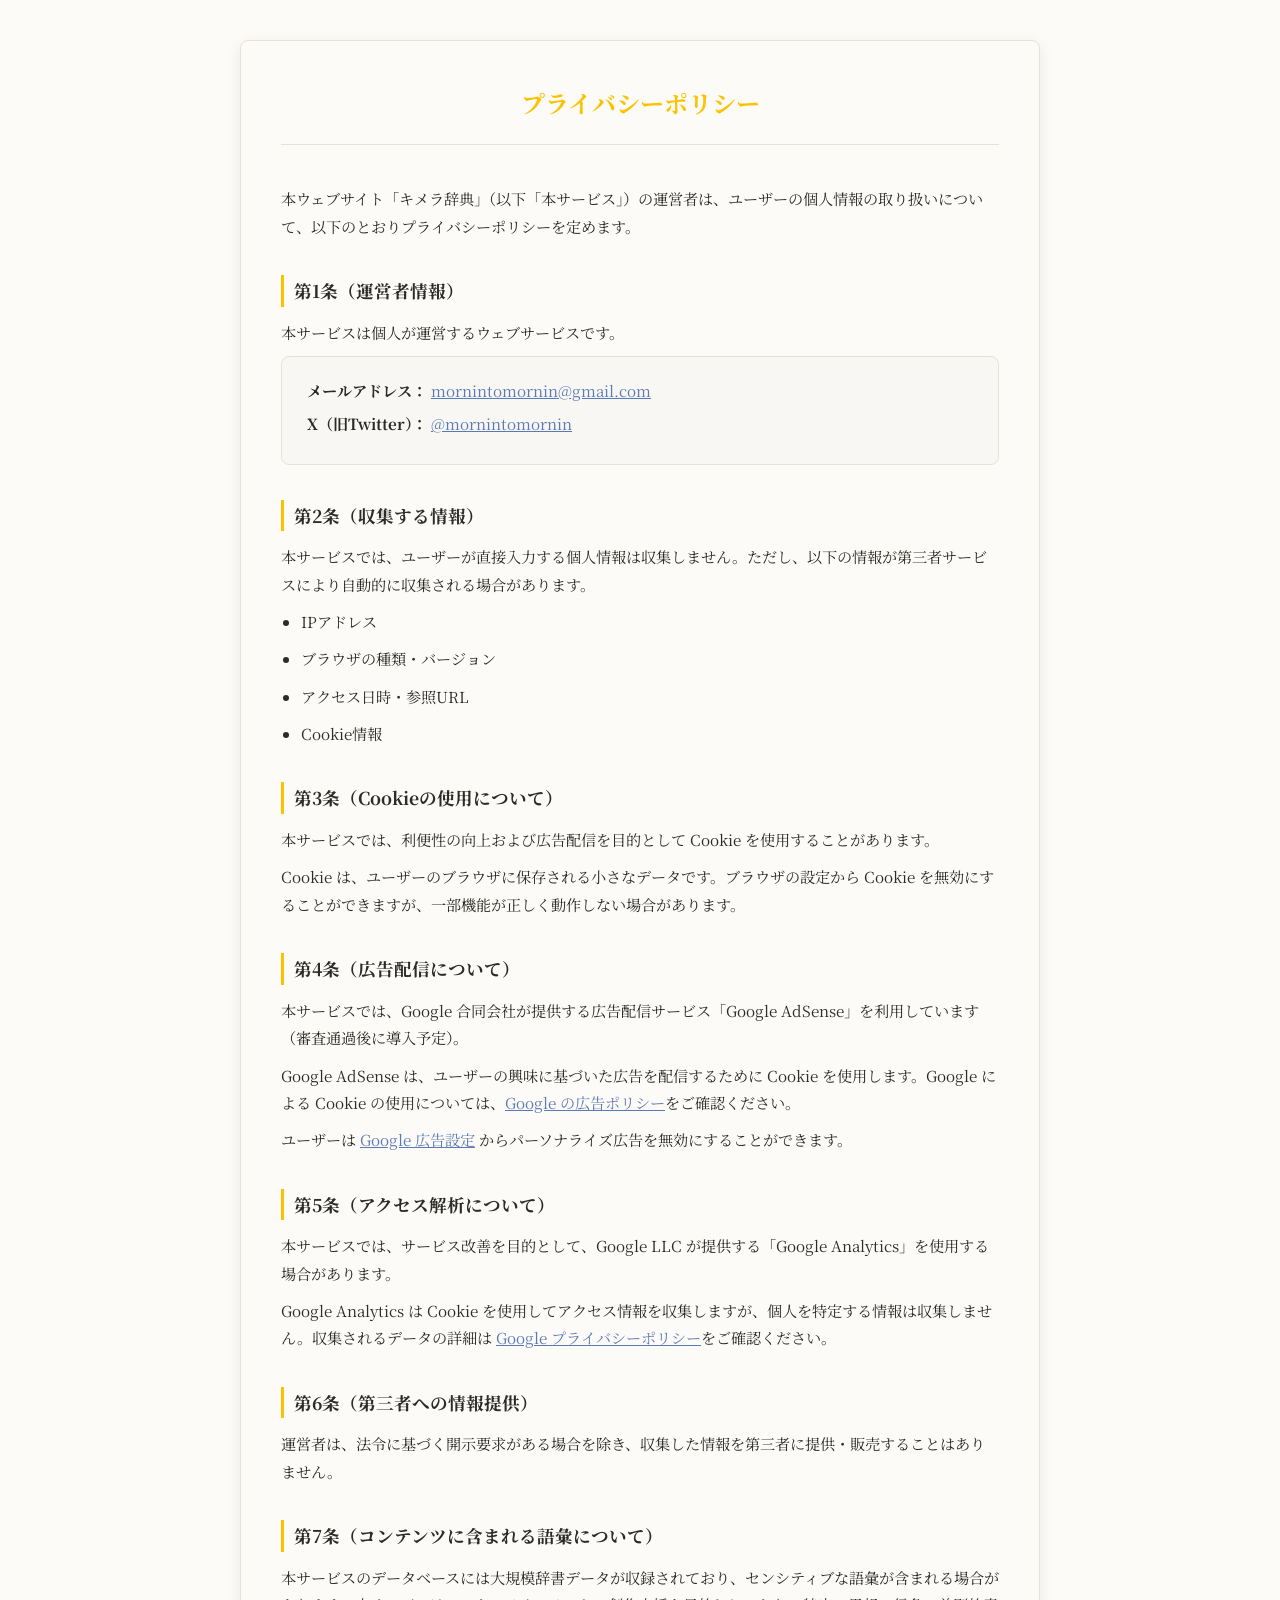
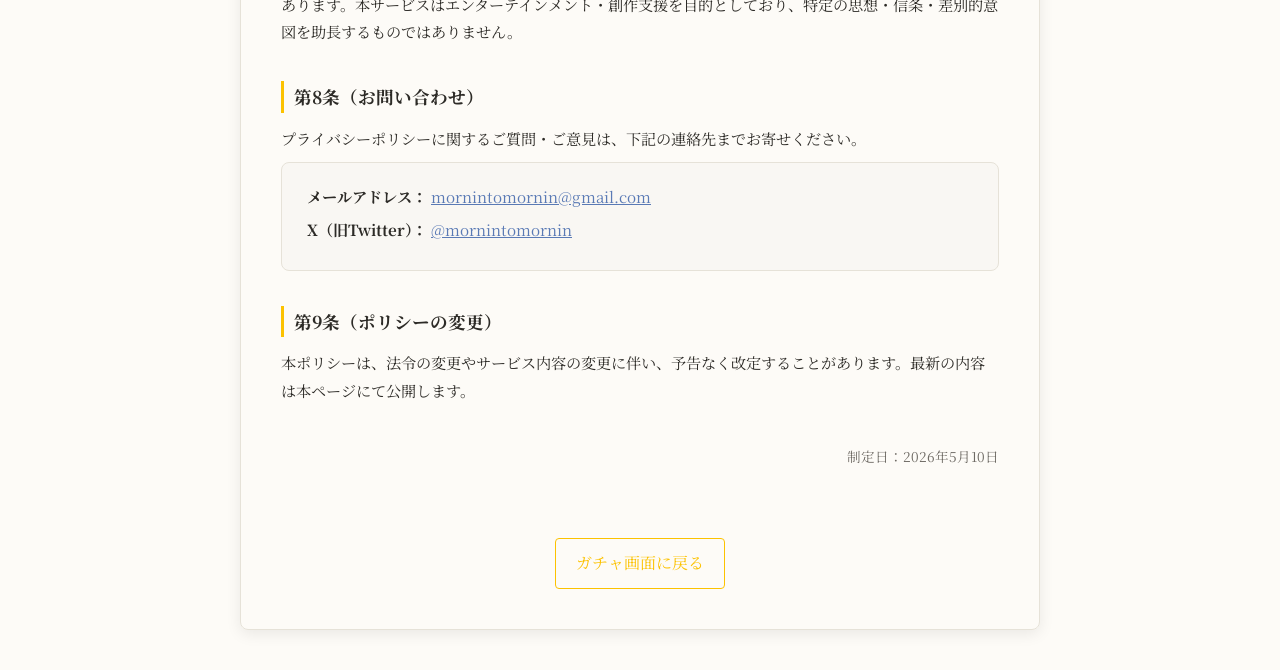
<file: privacy.html>
<!DOCTYPE html>
<html lang="ja">
<head>
    <meta charset="UTF-8">
    <meta name="viewport" content="width=device-width, initial-scale=1.0">
    <title>プライバシーポリシー - キメラ辞典</title>
    <link rel="stylesheet" href="style.css">
    <link href="https://fonts.googleapis.com/css2?family=Noto+Serif+JP:wght@400;700&display=swap" rel="stylesheet">
    <style>
        body {
            background-color: var(--bg-color);
            color: var(--text-primary);
            font-family: 'Noto Serif JP', serif;
            line-height: 1.8;
            padding: 40px 20px;
        }
        .terms-container {
            max-width: 800px;
            margin: 0 auto;
            background-color: var(--card-bg);
            padding: 40px;
            border-radius: 8px;
            box-shadow: 0 4px 15px rgba(0,0,0,0.08);
            border: 1px solid var(--border-color);
        }
        h1 {
            text-align: center;
            color: var(--gold-accent);
            border-bottom: 1px solid var(--border-color);
            padding-bottom: 20px;
            margin-bottom: 40px;
            font-size: 1.5rem;
        }
        h2 {
            font-size: 1.1rem;
            color: #2d2b27;
            margin-top: 35px;
            margin-bottom: 12px;
            padding-left: 10px;
            border-left: 3px solid var(--gold-accent);
        }
        p, li {
            font-size: 0.95rem;
            margin-bottom: 10px;
            color: #2d2b27;
        }
        ul {
            padding-left: 20px;
            margin-bottom: 20px;
        }
        a {
            color: #5a7ab5;
            text-decoration: underline;
        }
        .contact-box {
            background: #f9f7f3;
            border: 1px solid var(--border-color);
            border-radius: 8px;
            padding: 20px 25px;
            margin-top: 10px;
        }
        .contact-box p {
            margin-bottom: 6px;
        }
        .effective-date {
            text-align: right;
            font-size: 0.85rem;
            color: #6e6a64;
            margin-top: 40px;
        }
        .back-link {
            display: inline-block;
            margin-top: 30px;
            color: var(--gold-accent);
            text-decoration: none;
            border: 1px solid var(--gold-accent);
            padding: 10px 20px;
            border-radius: 4px;
            transition: 0.2s;
        }
        .back-link:hover {
            background-color: var(--gold-accent);
            color: var(--bg-color);
        }
    </style>
</head>
<body>

<div class="terms-container">
    <h1>プライバシーポリシー</h1>

    <p>本ウェブサイト「キメラ辞典」（以下「本サービス」）の運営者は、ユーザーの個人情報の取り扱いについて、以下のとおりプライバシーポリシーを定めます。</p>

    <h2>第1条（運営者情報）</h2>
    <p>本サービスは個人が運営するウェブサービスです。</p>
    <div class="contact-box">
        <p><strong>メールアドレス：</strong> <a href="mailto:mornintomornin@gmail.com">mornintomornin@gmail.com</a></p>
        <p><strong>X（旧Twitter）：</strong> <a href="https://x.com/mornintomornin" target="_blank" rel="noopener">@mornintomornin</a></p>
    </div>

    <h2>第2条（収集する情報）</h2>
    <p>本サービスでは、ユーザーが直接入力する個人情報は収集しません。ただし、以下の情報が第三者サービスにより自動的に収集される場合があります。</p>
    <ul>
        <li>IPアドレス</li>
        <li>ブラウザの種類・バージョン</li>
        <li>アクセス日時・参照URL</li>
        <li>Cookie情報</li>
    </ul>

    <h2>第3条（Cookieの使用について）</h2>
    <p>本サービスでは、利便性の向上および広告配信を目的として Cookie を使用することがあります。</p>
    <p>Cookie は、ユーザーのブラウザに保存される小さなデータです。ブラウザの設定から Cookie を無効にすることができますが、一部機能が正しく動作しない場合があります。</p>

    <h2>第4条（広告配信について）</h2>
    <p>本サービスでは、Google 合同会社が提供する広告配信サービス「Google AdSense」を利用しています（審査通過後に導入予定）。</p>
    <p>Google AdSense は、ユーザーの興味に基づいた広告を配信するために Cookie を使用します。Google による Cookie の使用については、<a href="https://policies.google.com/technologies/ads" target="_blank" rel="noopener">Google の広告ポリシー</a>をご確認ください。</p>
    <p>ユーザーは <a href="https://adssettings.google.com/" target="_blank" rel="noopener">Google 広告設定</a> からパーソナライズ広告を無効にすることができます。</p>

    <h2>第5条（アクセス解析について）</h2>
    <p>本サービスでは、サービス改善を目的として、Google LLC が提供する「Google Analytics」を使用する場合があります。</p>
    <p>Google Analytics は Cookie を使用してアクセス情報を収集しますが、個人を特定する情報は収集しません。収集されるデータの詳細は <a href="https://policies.google.com/privacy" target="_blank" rel="noopener">Google プライバシーポリシー</a>をご確認ください。</p>

    <h2>第6条（第三者への情報提供）</h2>
    <p>運営者は、法令に基づく開示要求がある場合を除き、収集した情報を第三者に提供・販売することはありません。</p>

    <h2>第7条（コンテンツに含まれる語彙について）</h2>
    <p>本サービスのデータベースには大規模辞書データが収録されており、センシティブな語彙が含まれる場合があります。本サービスはエンターテインメント・創作支援を目的としており、特定の思想・信条・差別的意図を助長するものではありません。</p>

    <h2>第8条（お問い合わせ）</h2>
    <p>プライバシーポリシーに関するご質問・ご意見は、下記の連絡先までお寄せください。</p>
    <div class="contact-box">
        <p><strong>メールアドレス：</strong> <a href="mailto:mornintomornin@gmail.com">mornintomornin@gmail.com</a></p>
        <p><strong>X（旧Twitter）：</strong> <a href="https://x.com/mornintomornin" target="_blank" rel="noopener">@mornintomornin</a></p>
    </div>

    <h2>第9条（ポリシーの変更）</h2>
    <p>本ポリシーは、法令の変更やサービス内容の変更に伴い、予告なく改定することがあります。最新の内容は本ページにて公開します。</p>

    <p class="effective-date">制定日：2026年5月10日</p>

    <div style="text-align: center; margin-top: 40px;">
        <a href="index.html" class="back-link">ガチャ画面に戻る</a>
    </div>
</div>

</body>
</html>
</file>
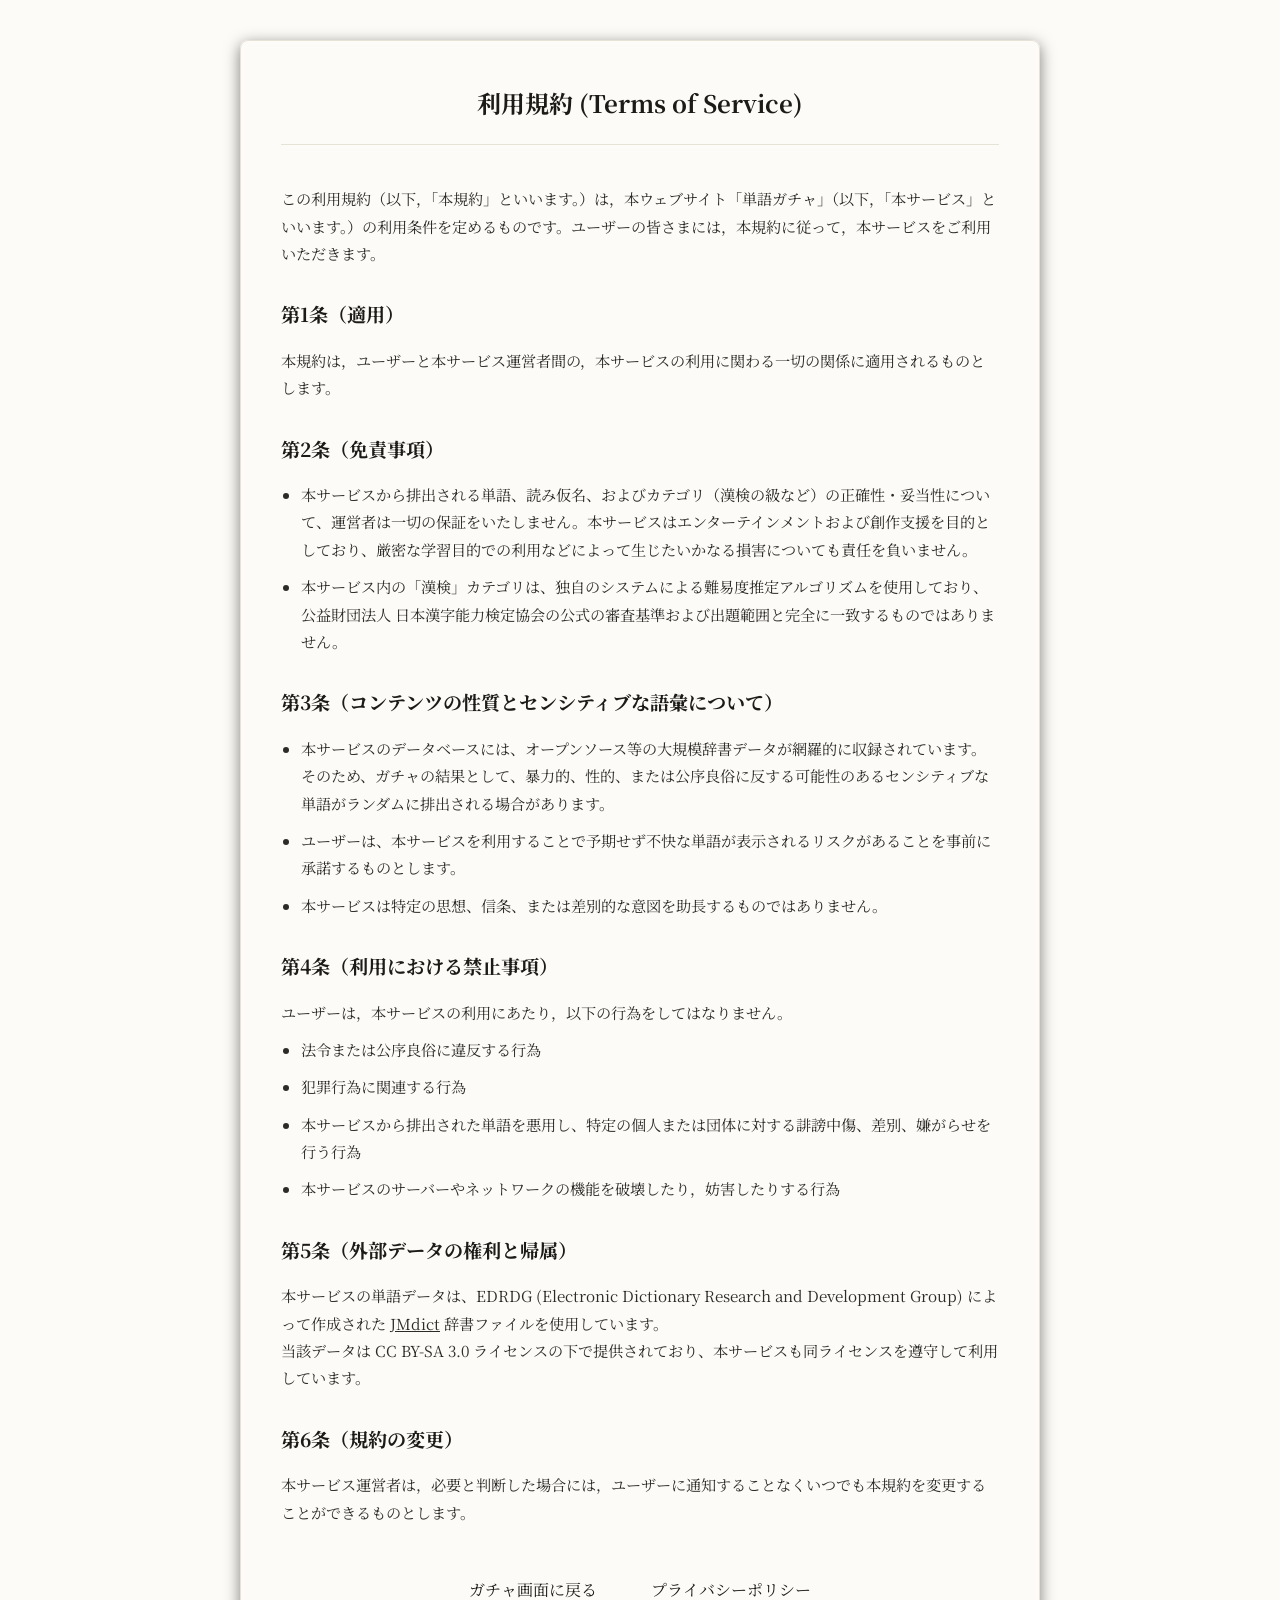
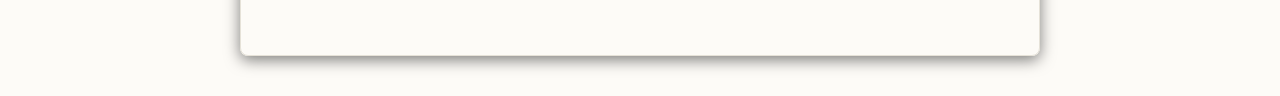
<file: terms.html>
<!DOCTYPE html>
<html lang="ja">
<head>
    <meta charset="UTF-8">
    <meta name="viewport" content="width=device-width, initial-scale=1.0">
    <title>単語ガチャ - 利用規約</title>
    <link rel="stylesheet" href="style.css">
    <link href="https://fonts.googleapis.com/css2?family=Noto+Serif+JP:wght@400;700&display=swap" rel="stylesheet">
    <style>
        body {
            background-color: var(--bg-color);
            color: var(--text-primary);
            font-family: 'Noto Serif JP', serif;
            line-height: 1.8;
            padding: 40px 20px;
        }
        .terms-container {
            max-width: 800px;
            margin: 0 auto;
            background-color: var(--card-bg);
            padding: 40px;
            border-radius: 8px;
            box-shadow: 0 4px 15px rgba(0,0,0,0.5);
            border: 1px solid var(--border-color);
        }
        h1 {
            text-align: center;
            color: var(--accent-color);
            border-bottom: 1px solid var(--border-color);
            padding-bottom: 20px;
            margin-bottom: 40px;
            font-size: 1.5rem;
        }
        h2 {
            font-size: 1.2rem;
            color: var(--accent-color);
            margin-top: 30px;
            margin-bottom: 15px;
        }
        p, li {
            font-size: 0.95rem;
            margin-bottom: 10px;
            color: #2d2b27;
        }
        ul {
            padding-left: 20px;
            margin-bottom: 20px;
        }
        .back-link {
            display: inline-block;
            margin-top: 30px;
            color: var(--accent-color);
            text-decoration: none;
            border: 1px solid var(--accent-color);
            padding: 10px 20px;
            border-radius: 4px;
            transition: 0.2s;
        }
        .back-link:hover {
            background-color: var(--accent-color);
            color: var(--bg-color);
        }
    </style>
</head>
<body>

<div class="terms-container">
    <h1>利用規約 (Terms of Service)</h1>

    <p>この利用規約（以下，「本規約」といいます。）は，本ウェブサイト「単語ガチャ」（以下，「本サービス」といいます。）の利用条件を定めるものです。ユーザーの皆さまには，本規約に従って，本サービスをご利用いただきます。</p>

    <h2>第1条（適用）</h2>
    <p>本規約は，ユーザーと本サービス運営者間の，本サービスの利用に関わる一切の関係に適用されるものとします。</p>

    <h2>第2条（免責事項）</h2>
    <ul>
        <li>本サービスから排出される単語、読み仮名、およびカテゴリ（漢検の級など）の正確性・妥当性について、運営者は一切の保証をいたしません。本サービスはエンターテインメントおよび創作支援を目的としており、厳密な学習目的での利用などによって生じたいかなる損害についても責任を負いません。</li>
        <li>本サービス内の「漢検」カテゴリは、独自のシステムによる難易度推定アルゴリズムを使用しており、公益財団法人 日本漢字能力検定協会の公式の審査基準および出題範囲と完全に一致するものではありません。</li>
    </ul>

    <h2>第3条（コンテンツの性質とセンシティブな語彙について）</h2>
    <ul>
        <li>本サービスのデータベースには、オープンソース等の大規模辞書データが網羅的に収録されています。そのため、ガチャの結果として、暴力的、性的、または公序良俗に反する可能性のあるセンシティブな単語がランダムに排出される場合があります。</li>
        <li>ユーザーは、本サービスを利用することで予期せず不快な単語が表示されるリスクがあることを事前に承諾するものとします。</li>
        <li>本サービスは特定の思想、信条、または差別的な意図を助長するものではありません。</li>
    </ul>

    <h2>第4条（利用における禁止事項）</h2>
    <p>ユーザーは，本サービスの利用にあたり，以下の行為をしてはなりません。</p>
    <ul>
        <li>法令または公序良俗に違反する行為</li>
        <li>犯罪行為に関連する行為</li>
        <li>本サービスから排出された単語を悪用し、特定の個人または団体に対する誹謗中傷、差別、嫌がらせを行う行為</li>
        <li>本サービスのサーバーやネットワークの機能を破壊したり，妨害したりする行為</li>
    </ul>

    <h2>第5条（外部データの権利と帰属）</h2>
    <p>本サービスの単語データは、EDRDG (Electronic Dictionary Research and Development Group) によって作成された <a href="http://www.edrdg.org/jmdict/j_jmdict.html" target="_blank" style="color:var(--accent-color);">JMdict</a> 辞書ファイルを使用しています。<br>当該データは CC BY-SA 3.0 ライセンスの下で提供されており、本サービスも同ライセンスを遵守して利用しています。</p>

    <h2>第6条（規約の変更）</h2>
    <p>本サービス運営者は，必要と判断した場合には，ユーザーに通知することなくいつでも本規約を変更することができるものとします。</p>

    <div style="text-align: center;">
        <a href="index.html" class="back-link">ガチャ画面に戻る</a>
        <a href="privacy.html" class="back-link" style="margin-left: 10px;">プライバシーポリシー</a>
    </div>
</div>

</body>
</html>
</file>
<file: style.css>
:root {
    /* カラーパレット：辞書の紙色（オフホワイト）＆イエロー */
    --bg-color: #fdfbf7;        /* 辞書の紙のような目に優しいアイボリー */
    --paper-color: transparent; /* 背景なし */
    --text-primary: #1c1b18;    /* 活版印刷のインクに似せた少し温かみのある黒 */
    --text-secondary: #6e6a64;  /* 紙色に馴染むグレー */
    --gold-accent: #fcc200;     /* ワンポイントのイエロー */
    --gold-dim: rgba(252, 194, 0, 0.15); 
    --border-color: #e6e2d8;    /* 紙の影に合わせた枠線色 */
    
    /* フォント設定 */
    --font-serif: 'Noto Serif JP', 'Sawarabi Mincho', serif;
}

/* 魔法の魔導書テーマ用オーバーライド（キャラ生成モード時に付与） */
body.theme-dark-magic {
    --bg-color: #16120d;         /* 深い闇 */
    --paper-color: #201a14;      /* 暗い洋皮紙 */
    --text-primary: #f0e6d2;     /* 淡い金色の文字 */
    --text-secondary: #998c7a;   /* 暗い文字 */
    --border-color: #3b3024;     /* 金色の縁取り風 */
    --gold-accent: #fcc200;
}

* {
    box-sizing: border-box;
    margin: 0;
    padding: 0;
}

body {
    background-color: var(--bg-color);
    color: var(--text-primary);
    font-family: var(--font-serif);
    line-height: 1.6;
    /* シャープで無機質な完全な黒背景 */
    background-image: none;
    min-height: 100vh;
    padding-bottom: 40px;
}

.app-container {
    max-width: 600px;
    margin: 0 auto;
    padding: 20px;
}

/* ヘッダー */
header {
    display: flex;
    justify-content: space-between;
    align-items: center;
    border-bottom: 1px solid var(--border-color);
    padding-bottom: 15px;
    margin-bottom: 25px;
}

.title {
    font-size: 1.8rem;
    font-weight: 700;
    color: var(--gold-accent);
    letter-spacing: 2px;
}

.settings {
    display: flex;
    align-items: center;
    gap: 10px;
    font-size: 0.9rem;
    color: var(--text-secondary);
}

/* ビュー切替トグル */
.view-tabs {
    display: flex;
    background: var(--paper-color);
    border: 1px solid var(--border-color);
    border-radius: 20px;
    overflow: hidden;
}
.view-tab {
    background: transparent;
    border: none;
    color: var(--text-secondary);
    padding: 6px 12px;
    font-size: 0.85rem;
    font-family: inherit;
    cursor: pointer;
    transition: all 0.2s;
}
.view-tab.active {
    background: var(--text-primary);
    color: #ffffff;
}
body.theme-dark-magic .view-tab.active {
    background: var(--gold-accent);
    color: #16120d; /* 闇黒に対する強調テキスト */
}

/* トグルスイッチ */
.toggle-switch {
    position: relative;
    display: inline-block;
    width: 40px;
    height: 20px;
}
.toggle-switch input {
    opacity: 0;
    width: 0;
    height: 0;
}
.slider {
    position: absolute;
    cursor: pointer;
    top: 0; left: 0; right: 0; bottom: 0;
    background-color: #e0e0e0;
    transition: .4s;
    border-radius: 20px;
}
.slider:before {
    position: absolute;
    content: "";
    height: 14px;
    width: 14px;
    left: 3px;
    bottom: 3px;
    background-color: #ffffff;
    transition: .4s;
    border-radius: 50%;
    box-shadow: 0 1px 3px rgba(0,0,0,0.3);
}
input:checked + .slider {
    background-color: var(--gold-accent);
}
input:checked + .slider:before {
    transform: translateX(20px);
    background-color: #111111;
}

/* カテゴリタブ */
.category-section {
    margin-bottom: 20px;
}

.tabs {
    display: flex;
    gap: 8px;
    overflow-x: auto;
    padding-bottom: 5px;
    scrollbar-width: none; /* Firefox用 */
}
.tabs::-webkit-scrollbar {
    display: none; /* Chrome/Safari用 */
}

.tab {
    background: transparent;
    border: 1px solid var(--border-color);
    color: var(--text-secondary);
    padding: 8px 16px;
    border-radius: 20px;
    font-family: inherit;
    font-size: 0.9rem;
    cursor: pointer;
    white-space: nowrap;
    flex-shrink: 0; /* タブが見切れないようにする */
    transition: all 0.3s ease;
}

.tab.active {
    background: var(--gold-dim);
    color: var(--gold-accent);
    border-color: var(--gold-accent);
}

.sub-tabs {
    display: flex;
    gap: 8px;
    margin-top: 10px;
    padding-left: 10px;
    border-left: 2px solid var(--gold-dim);
}
.sub-tabs.hidden {
    display: none;
}
.sub-tab {
    background: transparent;
    border: none;
    color: var(--text-secondary);
    font-family: inherit;
    font-size: 0.8rem;
    cursor: pointer;
    padding: 4px 8px;
    border-radius: 12px;
}
.sub-tab.active {
    background: var(--text-primary);
    color: #ffffff;
}

/* 結果エリア */
.result-section {
    min-height: 200px;
    margin-bottom: 30px;
}

.result-container {
    display: flex;
    flex-direction: column;
    gap: 15px;
}

.empty-state {
    text-align: center;
    color: var(--text-secondary);
    font-style: italic;
    padding: 60px 0;
    opacity: 0.5;
}

/* 単語カード（空間に浮かぶ文字としての表現） */
.word-card {
    background-color: var(--paper-color);
    border: none;
    border-top: 1px solid var(--border-color);
    border-bottom: 1px solid var(--border-color);
    padding: 30px 20px;
    text-align: center;
    position: relative;
    
    /* シャープな出現アニメーション */
    animation: divineRevelation 0.8s cubic-bezier(0.2, 0.8, 0.2, 1) forwards;
    opacity: 0;
    filter: blur(10px);
}

@keyframes divineRevelation {
    0% {
        opacity: 0;
        filter: blur(10px);
        transform: scale(1.05);
        color: var(--gold-accent); /* 一瞬だけ黄色く光る */
    }
    100% {
        opacity: 1;
        filter: blur(0px);
        transform: scale(1);
        color: var(--text-primary);
    }
}

/* ルビ・漢字の構成 */
ruby {
    font-size: 2.2rem;
    font-weight: 700;
    letter-spacing: 4px;
}
rt {
    font-size: 0.9rem;
    color: #6e6a64; /* 視認性を劇的に向上させるダークグレー */
    letter-spacing: 1px;
    margin-bottom: 5px;
    font-weight: bold; /* 少しだけ太く */
    transition: opacity 0.3s;
}

/* ルビ非表示（クイズ）モード */
.hide-rubi rt {
    opacity: 0;
}
.hide-rubi ruby {
    cursor: pointer; /* タップ可能を示す */
}
.hide-rubi ruby.revealed rt {
    opacity: 1; /* タップで表示 */
}

/* カテゴリバッジ */
.card-category {
    position: absolute;
    top: 8px;
    right: 10px;
    font-size: 0.7rem;
    color: var(--text-secondary);
    border: 1px solid #444;
    padding: 2px 6px;
    border-radius: 4px;
}

/* ギャチャ操作エリア */
.controls-section {
    background: var(--paper-color);
    padding: 20px;
    border-radius: 12px;
    border: 1px solid var(--border-color);
    margin-bottom: 20px;
}

.pull-count-control {
    display: flex;
    flex-direction: column;
    gap: 10px;
    margin-bottom: 20px;
}

.pull-label {
    font-size: 0.9rem;
    color: var(--text-secondary);
    display: flex;
    justify-content: space-between;
}

#pull-count-display {
    color: var(--gold-accent);
    font-weight: bold;
    font-size: 1.1rem;
}

input[type=range] {
    -webkit-appearance: none;
    width: 100%;
    background: transparent;
}
input[type=range]::-webkit-slider-runnable-track {
    width: 100%;
    height: 4px;
    background: #e0e0e0;
    border-radius: 2px;
}
input[type=range]::-webkit-slider-thumb {
    -webkit-appearance: none;
    height: 16px;
    width: 16px;
    border-radius: 50%;
    background: var(--gold-accent);
    cursor: pointer;
    margin-top: -6px;
    box-shadow: 0 0 10px rgba(252, 194, 0, 0.5);
}

.gacha-btn {
    width: 100%;
    padding: 18px;
    font-family: var(--font-serif);
    font-size: 1.3rem;
    font-weight: 700;
    color: #111111; /* 背景が黄色なので黒文字 */
    background: var(--gold-accent);
    border: none;
    border-radius: 4px;
    cursor: pointer;
    box-shadow: 0 4px 15px rgba(252, 194, 0, 0.4);
    transition: all 0.2s ease;
    letter-spacing: 4px;
}

.gacha-btn:hover {
    background: #ffd633;
    box-shadow: 0 4px 20px rgba(252, 194, 0, 0.6);
    transform: translateY(-2px);
}

.gacha-btn:active {
    transform: scale(0.98);
}

.gacha-btn:active {
    transform: translateY(2px);
    box-shadow: 0 2px 5px rgba(212, 175, 55, 0.2);
}

/* 広告スペース */
.ad-space {
    margin-bottom: 30px;
    min-height: 90px;
    overflow: hidden;
}
.ad-space.hidden {
    display: none;
}

/* 履歴エリア */
.history-section h2 {
    font-size: 1.1rem;
    color: var(--text-secondary);
    margin-bottom: 15px;
    border-bottom: 1px solid var(--border-color);
    padding-bottom: 5px;
}

.history-list {
    display: flex;
    flex-direction: column;
    gap: 10px;
}

.history-item {
    display: flex;
    justify-content: space-between;
    padding: 10px;
    background: rgba(255,255,255,0.03);
    border-radius: 6px;
    font-size: 0.95rem;
}

.history-word {
    color: var(--text-primary);
}

.history-yomi {
    color: var(--text-secondary);
    font-size: 0.8rem;
}

/* ==================================
   キャラクター生成モード (Phase 6)
================================== */
#view-character {
    display: none;
    animation: fadeIn 0.4s ease;
}

@keyframes fadeIn {
    from { opacity: 0; }
    to { opacity: 1; }
}

/* 魔導書の3Dアニメーション */
.summon-container {
    perspective: 1200px;
    display: flex;
    justify-content: center;
    padding: 50px 0;
}
.grimoire {
    width: 200px;
    height: 280px;
    position: relative;
    transform-style: preserve-3d;
    cursor: pointer;
    transition: transform 0.3s ease, filter 0.3s;
}
.grimoire:hover {
    transform: translateY(-5px) scale(1.05);
    filter: drop-shadow(0 15px 25px rgba(252, 194, 0, 0.4));
}
.book-cover {
    position: absolute;
    width: 100%;
    height: 100%;
    background: linear-gradient(135deg, #2b2210, #140f05);
    border: 3px solid var(--gold-accent);
    border-radius: 4px 12px 12px 4px;
    display: flex;
    flex-direction: column;
    justify-content: center;
    align-items: center;
    color: var(--gold-accent);
    transform-origin: left center;
    transition: transform 1.2s cubic-bezier(0.645, 0.045, 0.355, 1);
    z-index: 3;
    backface-visibility: hidden;
    box-shadow: inset 0 0 20px rgba(0,0,0,0.8);
}
.book-cover h3 {
    font-size: 1.4rem;
    letter-spacing: 5px;
    writing-mode: vertical-rl;
    text-orientation: upright;
}
/* ページ部分構成 */
.book-pages {
    position: absolute;
    width: 95%;
    height: 96%;
    top: 2%;
    left: 2%;
    background: #fdfbf7;
    border-radius: 2px 8px 8px 2px;
    z-index: 1;
    box-shadow: inset -5px 0 10px rgba(0,0,0,0.1);
    display: flex;
    justify-content: center;
    align-items: center;
    font-size: 2rem;
    color: #6e6a64;
}
.grimoire.open .book-cover {
    transform: rotateY(-160deg);
}
.grimoire.open .book-pages {
    animation: flash 1.2s forwards;
}
@keyframes flash {
    0% { filter: brightness(1); }
    50% { filter: brightness(2) drop-shadow(0 0 30px #fcc200); }
    100% { filter: brightness(1); }
}

/* キャラクターカードUI */
.character-card {
    background: var(--paper-color);
    border: 1px solid var(--border-color);
    border-radius: 12px;
    padding: 30px 20px;
    margin-top: 20px;
    display: flex;
    flex-direction: column;
    align-items: center;
    gap: 20px;
    animation: divineRevelation 0.8s forwards;
}
.character-card.hidden {
    display: none;
}
.char-avatar-wrapper {
    width: 150px;
    height: 150px;
    border-radius: 50%;
    background: rgba(0,0,0,0.05);
    border: 2px solid var(--border-color);
    padding: 10px;
    box-shadow: 0 4px 15px rgba(0,0,0,0.05);
}
.char-avatar {
    width: 100%;
    height: 100%;
    object-fit: contain;
}
.char-header {
    text-align: center;
}
.char-title {
    font-size: 0.9rem;
    color: var(--text-secondary);
    margin-bottom: 5px;
    letter-spacing: 2px;
}
.char-name {
    font-size: 2rem;
    font-weight: 700;
    color: var(--text-primary);
    border-bottom: 2px solid var(--gold-accent);
    padding-bottom: 5px;
    letter-spacing: 2px;
}
.char-name ruby { font-size: inherit; letter-spacing: inherit; }
.char-title ruby { font-size: inherit; letter-spacing: inherit; }
.char-details {
    width: 100%;
    display: grid;
    grid-template-columns: 1fr 1fr;
    gap: 10px;
    text-align: center;
    margin-bottom: 10px;
}
.detail-item {
    background: rgba(0,0,0,0.03);
    padding: 10px;
    border-radius: 8px;
}
.detail-label {
    font-size: 0.75rem;
    color: var(--text-secondary);
    display: block;
    margin-bottom: 4px;
}
.detail-value {
    font-size: 1.1rem;
    font-weight: 700;
}

/* ステータスバー領域 */
.char-stats {
    width: 100%;
    display: flex;
    flex-direction: column;
    gap: 12px; /* 2行になった時のために行間を少し広く */
    padding-top: 15px;
    border-top: 1px solid var(--border-color);
}
.stat-row {
    display: flex;
    align-items: center;
    gap: 15px;
}
.stat-name {
    width: 90px; /* 余白を設けつつ最大文字数が入るように幅固定 */
    font-size: 0.75rem;
    font-weight: bold;
    color: var(--text-secondary);
    text-align: left; /* 元の左寄せレイアウトに戻す */
    white-space: normal; /* 折り返しを許可 */
    word-break: keep-all;
    overflow-wrap: anywhere;
    line-height: 1.3;
}
.stat-bar-bg {
    flex: 1;
    height: 8px;
    background: rgba(0,0,0,0.1);
    border-radius: 4px;
    overflow: hidden;
}
body.theme-dark-magic .stat-bar-bg {
    background: #3b3024; /* ダークテーマ用にはっきりした下地色 */
}
.stat-bar-fill {
    height: 100%;
    background: var(--gold-accent); /* メインの金色に変更 */
    width: 0%;
    transition: width 1s cubic-bezier(0.2, 0.8, 0.2, 1);
}
.stat-val {
    width: 30px;
    font-size: 0.85rem;
    text-align: right;
    font-weight: bold;
}

/* ==================================
   about セクション（AdSense対策コンテンツ）
================================== */
.about-section {
    margin-top: 50px;
    padding: 30px 0;
    border-top: 1px solid var(--border-color);
}

.about-heading {
    font-size: 1.2rem;
    font-weight: 700;
    color: var(--text-secondary);
    margin-bottom: 12px;
    letter-spacing: 2px;
}

.about-text {
    font-size: 0.9rem;
    color: var(--text-secondary);
    line-height: 1.9;
    margin-bottom: 24px;
}

.about-features {
    display: flex;
    flex-direction: column;
    gap: 16px;
}

.about-feature-item {
    display: flex;
    align-items: flex-start;
    gap: 14px;
    background: rgba(0,0,0,0.02);
    border: 1px solid var(--border-color);
    border-radius: 10px;
    padding: 14px 16px;
}

body.theme-dark-magic .about-feature-item {
    background: rgba(255,255,255,0.03);
}

.feature-icon {
    font-size: 1.4rem;
    flex-shrink: 0;
    margin-top: 2px;
}

.about-feature-item strong {
    display: block;
    font-size: 0.95rem;
    color: var(--text-primary);
    margin-bottom: 4px;
}

.about-feature-item p {
    font-size: 0.82rem;
    color: var(--text-secondary);
    line-height: 1.7;
    margin: 0;
}

/* ==================================
   グローバル履歴（幻影）アニメーション UI
================================== */
.global-history-item {
    display: flex;
    align-items: center;
    background: rgba(0,0,0,0.15);
    border: 1px solid var(--border-color);
    border-radius: 8px;
    padding: 10px;
    cursor: pointer;
    transition: transform 0.2s, background 0.2s;
    animation: slideInDown 0.4s cubic-bezier(0.2, 0.8, 0.2, 1) forwards;
}
.global-history-item:hover {
    background: rgba(255,255,255,0.05);
    transform: translateX(5px) !important;
}
@keyframes slideInDown {
    from { opacity: 0; transform: translateY(-15px); }
    to { opacity: 1; transform: translateY(0); }
}
.gh-avatar {
    width: 40px;
    height: 40px;
    border-radius: 50%;
    background: rgba(255,255,255,0.05);
    margin-right: 15px;
    border: 1px solid var(--border-color);
}
.gh-info {
    display: flex;
    flex-direction: column;
}
.gh-title {
    font-size: 0.65rem;
    color: var(--text-secondary);
}
.gh-name {
    font-size: 0.95rem;
    font-weight: bold;
    color: var(--text-primary);
    margin: 2px 0;
}
.gh-meta {
    font-size: 0.75rem;
    color: var(--text-secondary);
}
</file>
